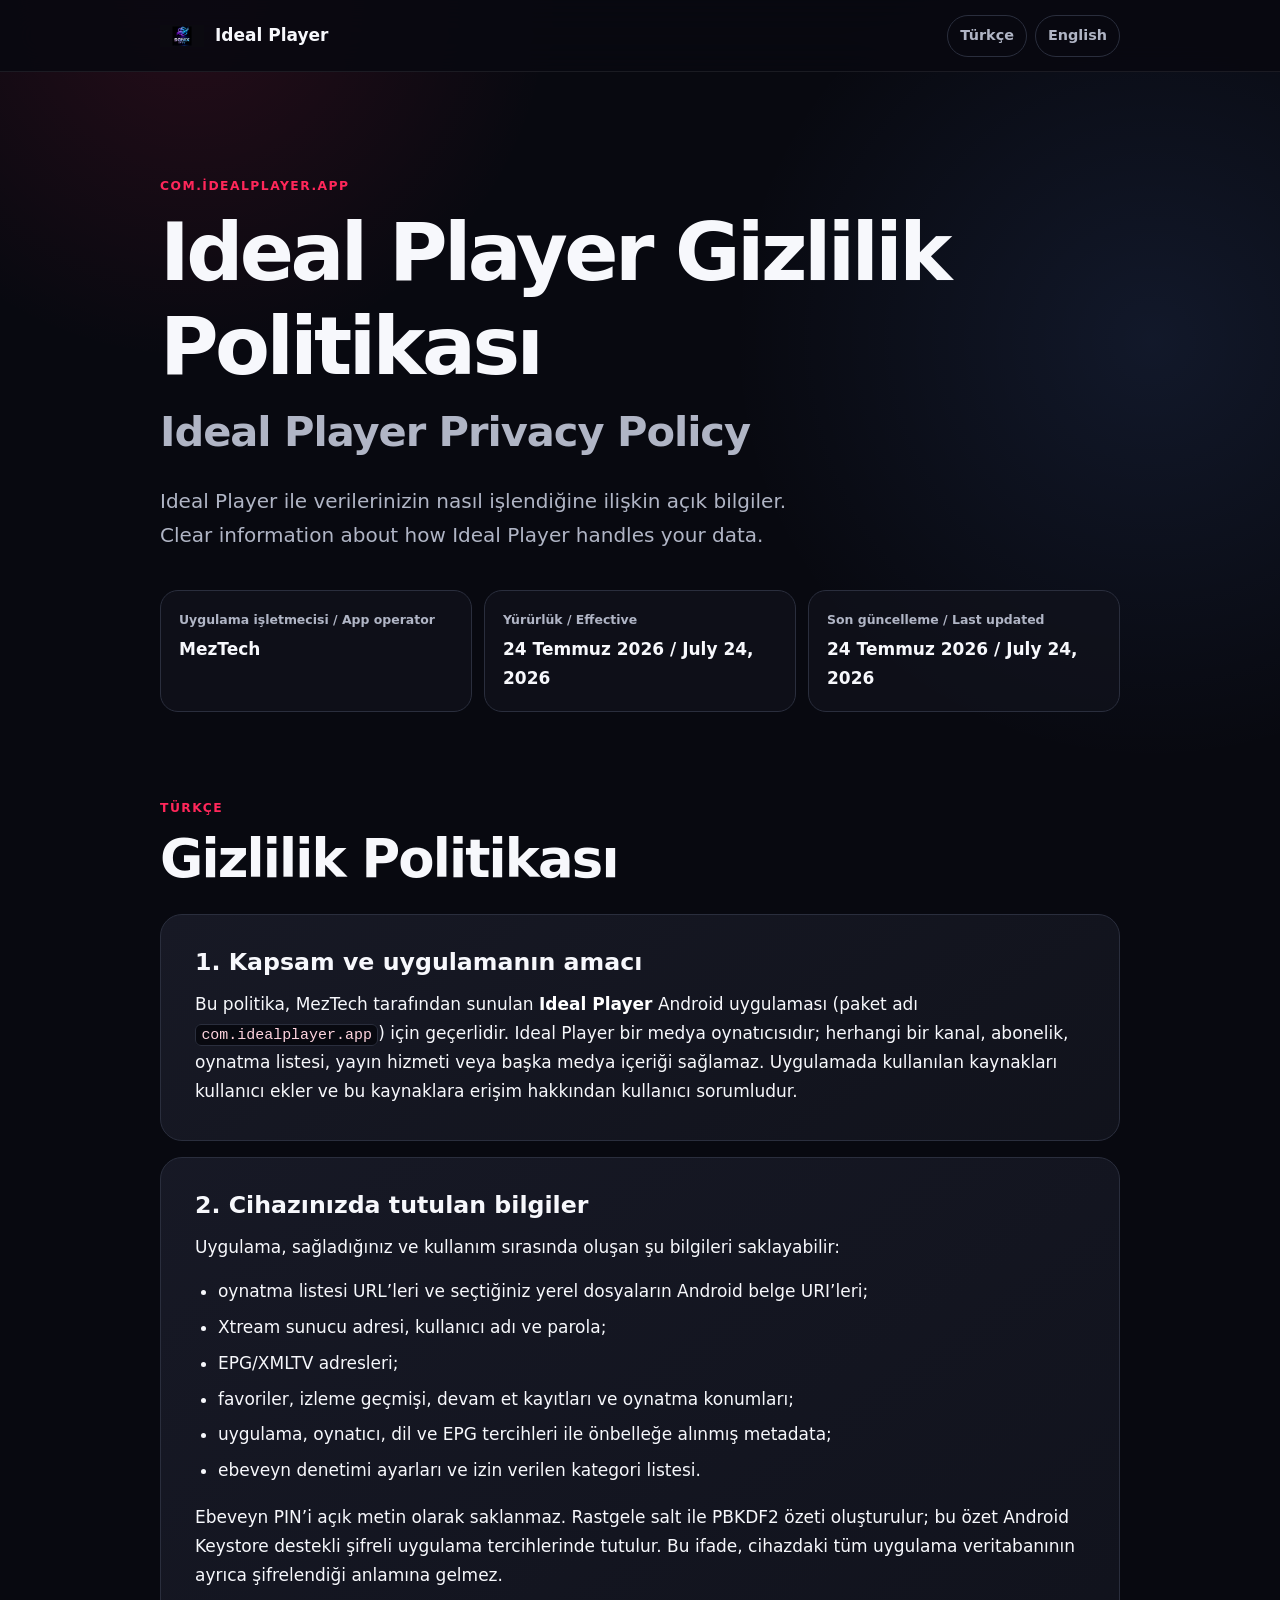
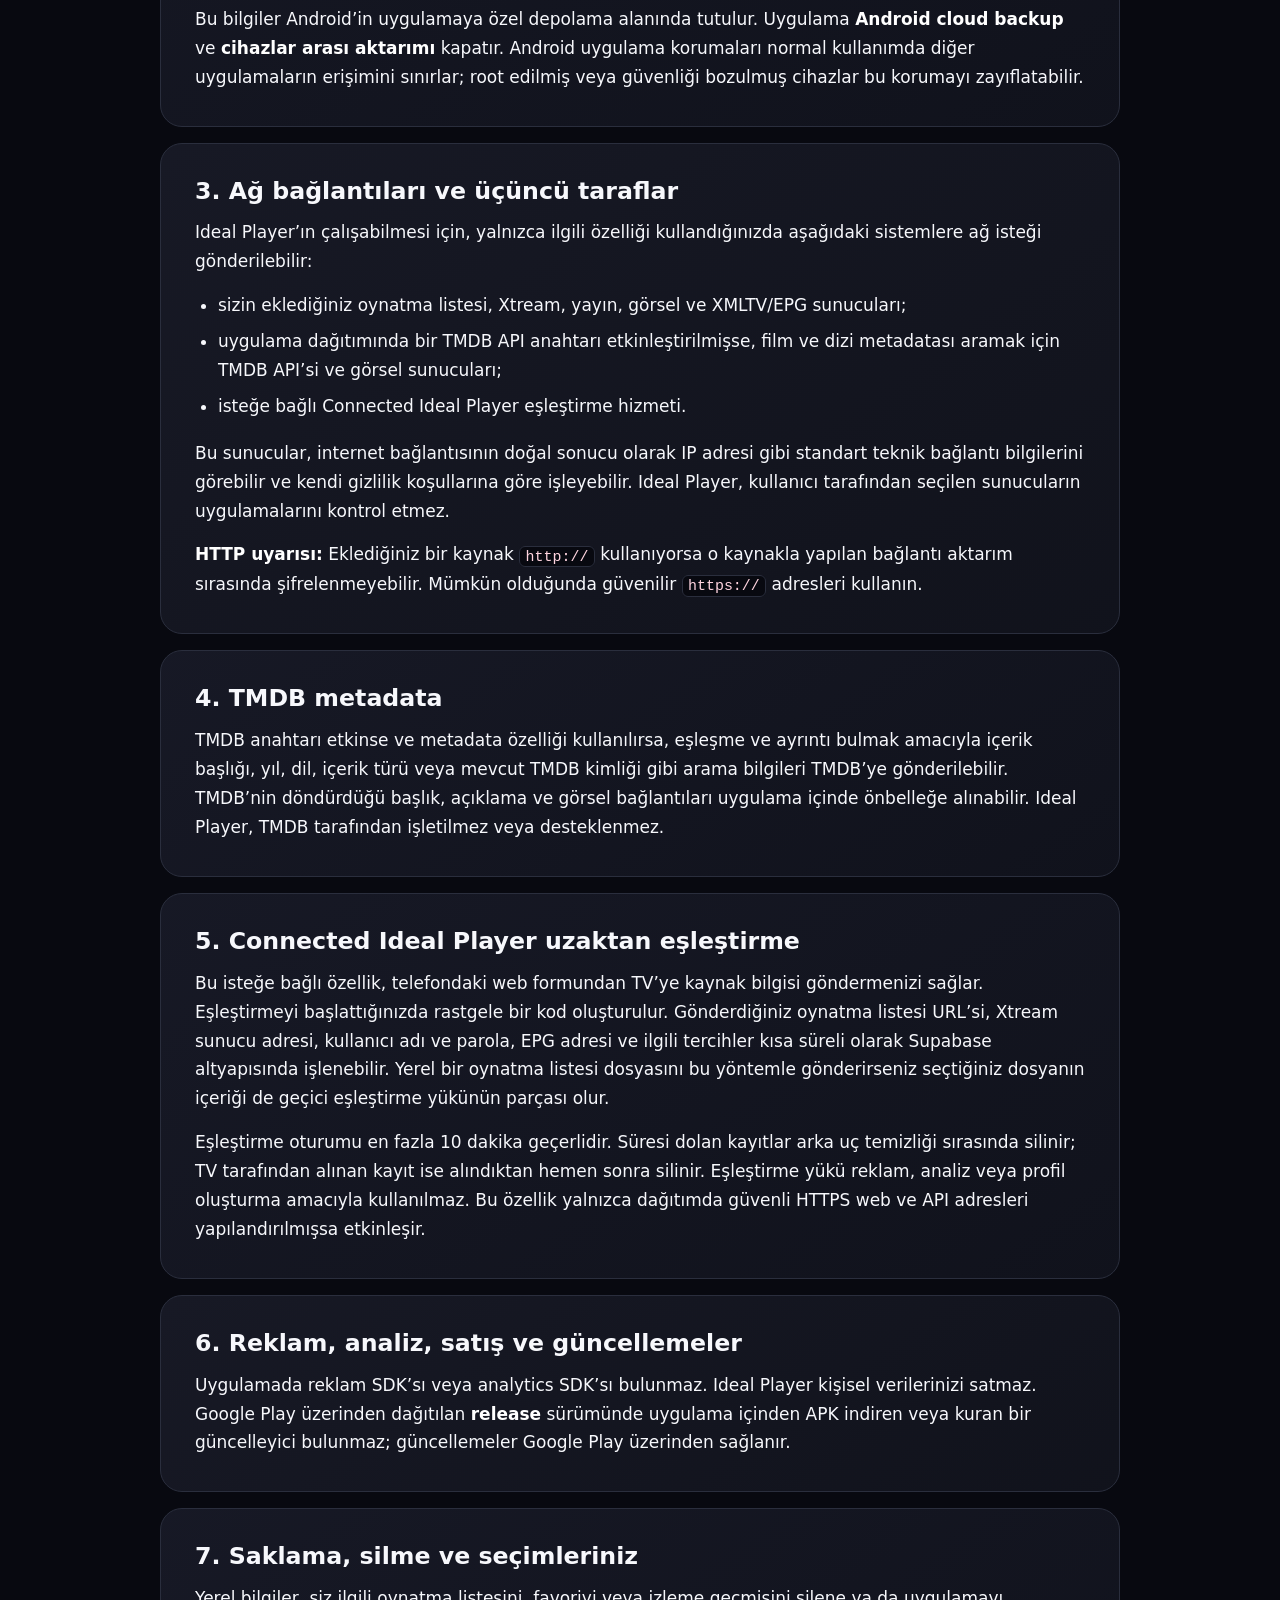
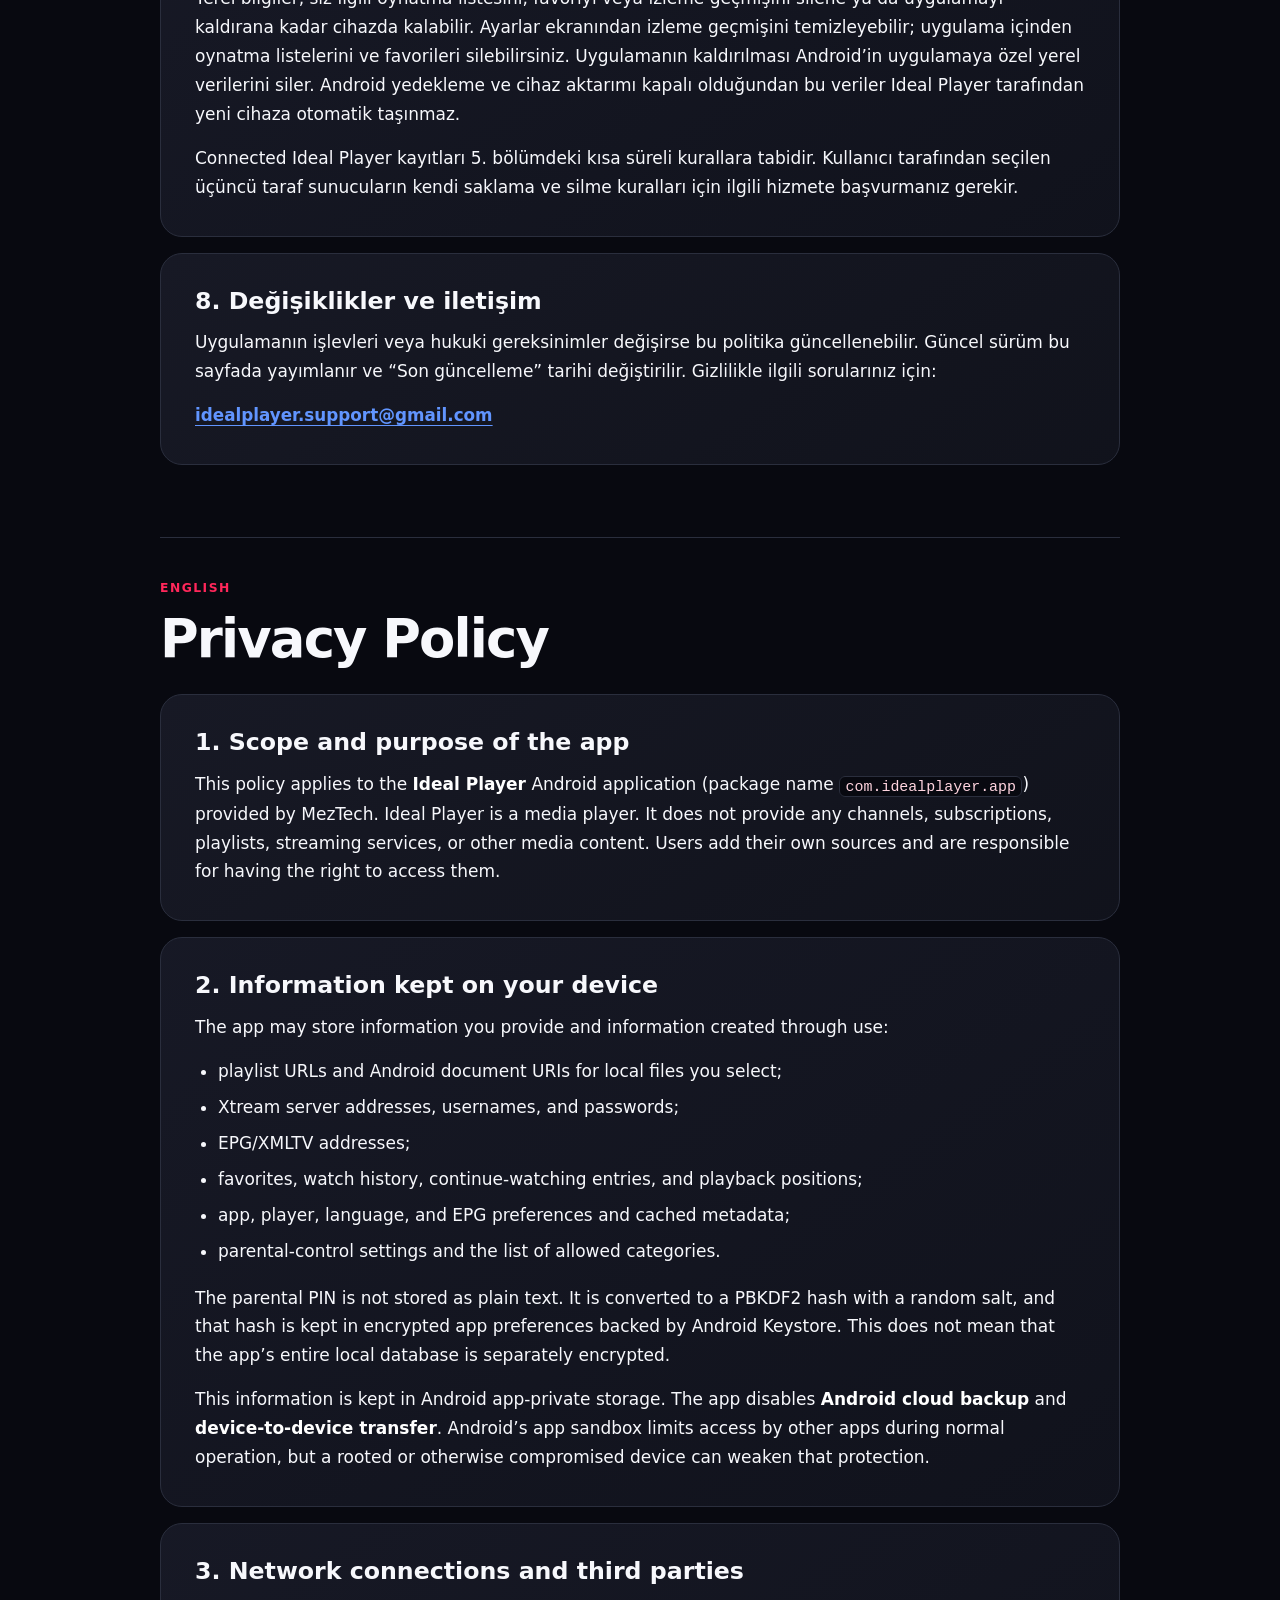
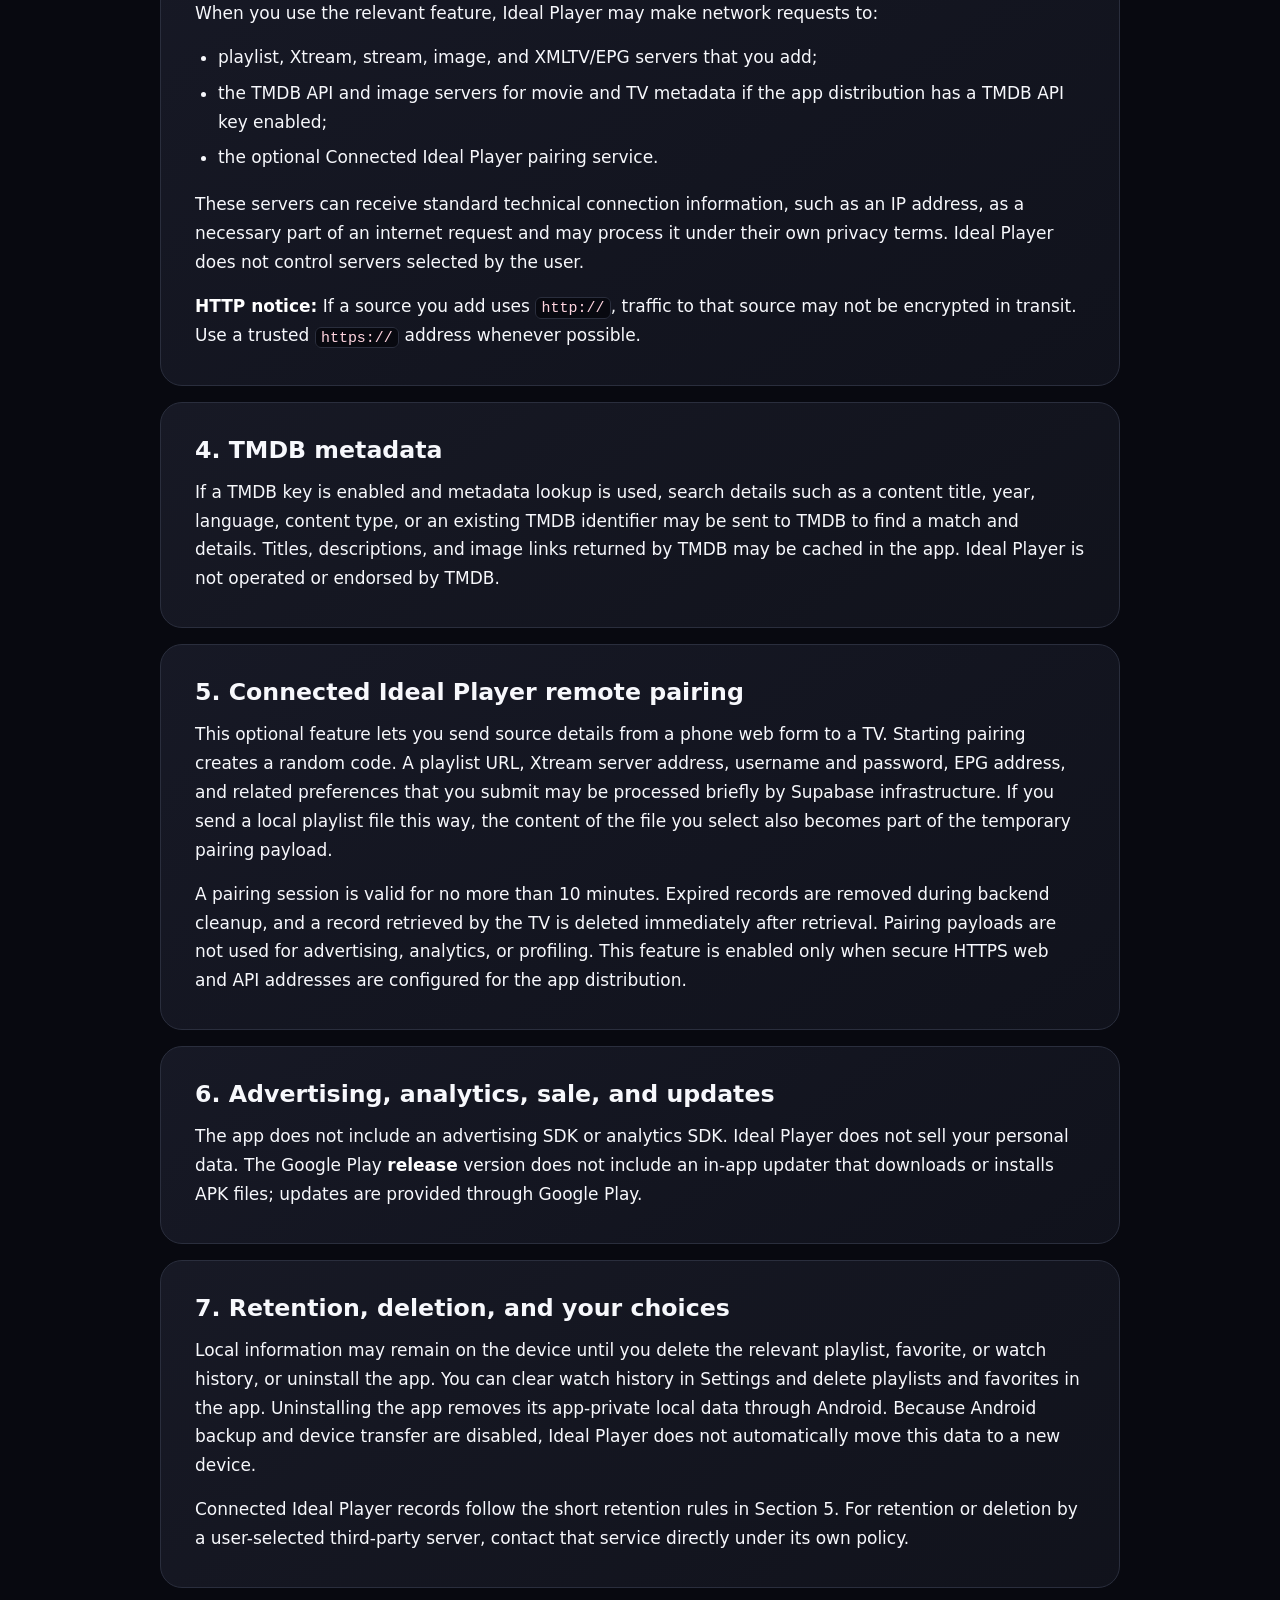
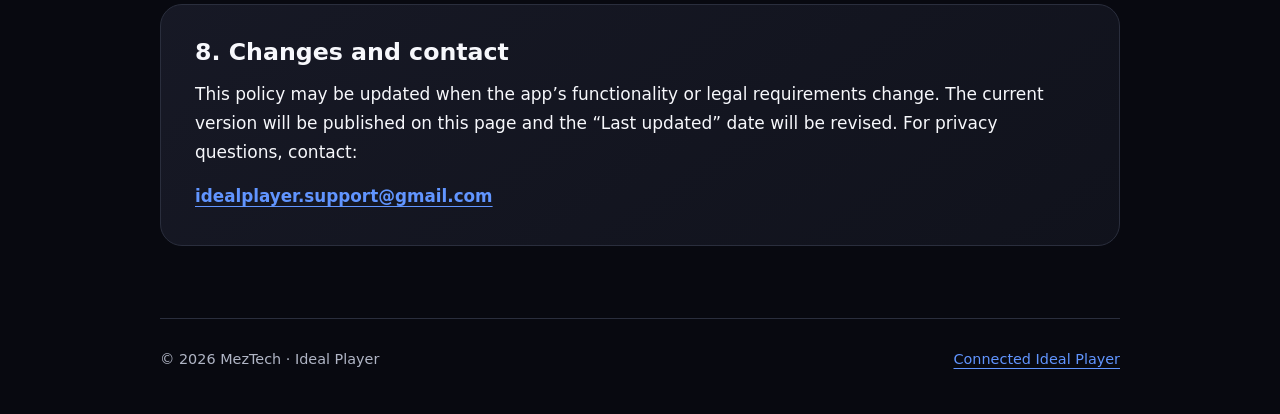
<file: web/remote-setup/privacy/index.html>
<!doctype html>
<html lang="tr">
  <head>
    <meta charset="utf-8" />
    <meta name="viewport" content="width=device-width, initial-scale=1" />
    <meta name="theme-color" content="#080910" />
    <meta
      name="description"
      content="Ideal Player uygulamasının Türkçe ve İngilizce gizlilik politikası."
    />
    <title>Ideal Player Gizlilik Politikası | Ideal Player Privacy Policy</title>
    <link rel="icon" href="../assets/idealplayer-logo.png?v=20260724" />
    <link rel="stylesheet" href="./styles.css" />
  </head>
  <body>
    <a class="skip-link" href="#policy">İçeriğe geç / Skip to content</a>

    <header class="site-header">
      <a class="brand" href="/" aria-label="Ideal Player ana sayfa / home">
        <img src="../assets/idealplayer-logo.png?v=20260724" alt="" width="44" height="44" />
        <span>Ideal Player</span>
      </a>
      <nav aria-label="Dil / Language">
        <a href="#turkce" lang="tr">Türkçe</a>
        <a href="#english" lang="en">English</a>
      </nav>
    </header>

    <main id="policy">
      <section class="hero" aria-labelledby="page-title">
        <p class="eyebrow">com.idealplayer.app</p>
        <h1 id="page-title">
          <span lang="tr">Ideal Player Gizlilik Politikası</span>
          <span lang="en">Ideal Player Privacy Policy</span>
        </h1>
        <p class="lead">
          <span lang="tr">Ideal Player ile verilerinizin nasıl işlendiğine ilişkin açık bilgiler.</span>
          <span lang="en">Clear information about how Ideal Player handles your data.</span>
        </p>
        <dl class="policy-meta">
          <div>
            <dt>Uygulama işletmecisi / App operator</dt>
            <dd>MezTech</dd>
          </div>
          <div>
            <dt>Yürürlük / Effective</dt>
            <dd>24 Temmuz 2026 / July 24, 2026</dd>
          </div>
          <div>
            <dt>Son güncelleme / Last updated</dt>
            <dd>24 Temmuz 2026 / July 24, 2026</dd>
          </div>
        </dl>
      </section>

      <section id="turkce" class="language-section" lang="tr" aria-labelledby="turkish-title">
        <div class="language-heading">
          <p class="eyebrow">Türkçe</p>
          <h2 id="turkish-title">Gizlilik Politikası</h2>
        </div>

        <article>
          <h3>1. Kapsam ve uygulamanın amacı</h3>
          <p>
            Bu politika, MezTech tarafından sunulan <strong>Ideal Player</strong>
            Android uygulaması (paket adı <code>com.idealplayer.app</code>) için geçerlidir.
            Ideal Player bir medya oynatıcısıdır; herhangi bir kanal, abonelik, oynatma listesi,
            yayın hizmeti veya başka medya içeriği sağlamaz. Uygulamada kullanılan kaynakları
            kullanıcı ekler ve bu kaynaklara erişim hakkından kullanıcı sorumludur.
          </p>
        </article>

        <article>
          <h3>2. Cihazınızda tutulan bilgiler</h3>
          <p>Uygulama, sağladığınız ve kullanım sırasında oluşan şu bilgileri saklayabilir:</p>
          <ul>
            <li>oynatma listesi URL’leri ve seçtiğiniz yerel dosyaların Android belge URI’leri;</li>
            <li>Xtream sunucu adresi, kullanıcı adı ve parola;</li>
            <li>EPG/XMLTV adresleri;</li>
            <li>favoriler, izleme geçmişi, devam et kayıtları ve oynatma konumları;</li>
            <li>uygulama, oynatıcı, dil ve EPG tercihleri ile önbelleğe alınmış metadata;</li>
            <li>ebeveyn denetimi ayarları ve izin verilen kategori listesi.</li>
          </ul>
          <p>
            Ebeveyn PIN’i açık metin olarak saklanmaz. Rastgele salt ile PBKDF2 özeti oluşturulur;
            bu özet Android Keystore destekli şifreli uygulama tercihlerinde tutulur. Bu ifade,
            cihazdaki tüm uygulama veritabanının ayrıca şifrelendiği anlamına gelmez.
          </p>
          <p>
            Bu bilgiler Android’in uygulamaya özel depolama alanında tutulur. Uygulama
            <strong>Android cloud backup</strong> ve <strong>cihazlar arası aktarımı</strong>
            kapatır. Android uygulama korumaları normal kullanımda diğer uygulamaların erişimini
            sınırlar; root edilmiş veya güvenliği bozulmuş cihazlar bu korumayı zayıflatabilir.
          </p>
        </article>

        <article>
          <h3>3. Ağ bağlantıları ve üçüncü taraflar</h3>
          <p>
            Ideal Player’ın çalışabilmesi için, yalnızca ilgili özelliği kullandığınızda aşağıdaki
            sistemlere ağ isteği gönderilebilir:
          </p>
          <ul>
            <li>
              sizin eklediğiniz oynatma listesi, Xtream, yayın, görsel ve XMLTV/EPG sunucuları;
            </li>
            <li>
              uygulama dağıtımında bir TMDB API anahtarı etkinleştirilmişse, film ve dizi
              metadatası aramak için TMDB API’si ve görsel sunucuları;
            </li>
            <li>isteğe bağlı Connected Ideal Player eşleştirme hizmeti.</li>
          </ul>
          <p>
            Bu sunucular, internet bağlantısının doğal sonucu olarak IP adresi gibi standart
            teknik bağlantı bilgilerini görebilir ve kendi gizlilik koşullarına göre işleyebilir.
            Ideal Player, kullanıcı tarafından seçilen sunucuların uygulamalarını kontrol etmez.
          </p>
          <p>
            <strong>HTTP uyarısı:</strong> Eklediğiniz bir kaynak <code>http://</code> kullanıyorsa
            o kaynakla yapılan bağlantı aktarım sırasında şifrelenmeyebilir. Mümkün olduğunda
            güvenilir <code>https://</code> adresleri kullanın.
          </p>
        </article>

        <article>
          <h3>4. TMDB metadata</h3>
          <p>
            TMDB anahtarı etkinse ve metadata özelliği kullanılırsa, eşleşme ve ayrıntı bulmak
            amacıyla içerik başlığı, yıl, dil, içerik türü veya mevcut TMDB kimliği gibi arama
            bilgileri TMDB’ye gönderilebilir. TMDB’nin döndürdüğü başlık, açıklama ve görsel
            bağlantıları uygulama içinde önbelleğe alınabilir. Ideal Player, TMDB tarafından
            işletilmez veya desteklenmez.
          </p>
        </article>

        <article>
          <h3>5. Connected Ideal Player uzaktan eşleştirme</h3>
          <p>
            Bu isteğe bağlı özellik, telefondaki web formundan TV’ye kaynak bilgisi göndermenizi
            sağlar. Eşleştirmeyi başlattığınızda rastgele bir kod oluşturulur. Gönderdiğiniz
            oynatma listesi URL’si, Xtream sunucu adresi, kullanıcı adı ve parola, EPG adresi ve
            ilgili tercihler kısa süreli olarak Supabase altyapısında işlenebilir. Yerel bir
            oynatma listesi dosyasını bu yöntemle gönderirseniz seçtiğiniz dosyanın içeriği de
            geçici eşleştirme yükünün parçası olur.
          </p>
          <p>
            Eşleştirme oturumu en fazla 10 dakika geçerlidir. Süresi dolan kayıtlar arka uç
            temizliği sırasında silinir; TV tarafından alınan kayıt ise alındıktan hemen sonra
            silinir. Eşleştirme yükü reklam, analiz veya profil oluşturma amacıyla kullanılmaz.
            Bu özellik yalnızca dağıtımda güvenli HTTPS web ve API adresleri yapılandırılmışsa
            etkinleşir.
          </p>
        </article>

        <article>
          <h3>6. Reklam, analiz, satış ve güncellemeler</h3>
          <p>
            Uygulamada reklam SDK’sı veya analytics SDK’sı bulunmaz. Ideal Player kişisel
            verilerinizi satmaz. Google Play üzerinden dağıtılan <strong>release</strong>
            sürümünde uygulama içinden APK indiren veya kuran bir güncelleyici bulunmaz;
            güncellemeler Google Play üzerinden sağlanır.
          </p>
        </article>

        <article>
          <h3>7. Saklama, silme ve seçimleriniz</h3>
          <p>
            Yerel bilgiler, siz ilgili oynatma listesini, favoriyi veya izleme geçmişini silene
            ya da uygulamayı kaldırana kadar cihazda kalabilir. Ayarlar ekranından izleme
            geçmişini temizleyebilir; uygulama içinden oynatma listelerini ve favorileri
            silebilirsiniz. Uygulamanın kaldırılması Android’in uygulamaya özel yerel verilerini
            siler. Android yedekleme ve cihaz aktarımı kapalı olduğundan bu veriler Ideal Player
            tarafından yeni cihaza otomatik taşınmaz.
          </p>
          <p>
            Connected Ideal Player kayıtları 5. bölümdeki kısa süreli kurallara tabidir.
            Kullanıcı tarafından seçilen üçüncü taraf sunucuların kendi saklama ve silme
            kuralları için ilgili hizmete başvurmanız gerekir.
          </p>
        </article>

        <article>
          <h3>8. Değişiklikler ve iletişim</h3>
          <p>
            Uygulamanın işlevleri veya hukuki gereksinimler değişirse bu politika güncellenebilir.
            Güncel sürüm bu sayfada yayımlanır ve “Son güncelleme” tarihi değiştirilir.
            Gizlilikle ilgili sorularınız için:
          </p>
          <p>
            <a class="contact" href="mailto:idealplayer.support@gmail.com">
              idealplayer.support@gmail.com
            </a>
          </p>
        </article>
      </section>

      <section id="english" class="language-section" lang="en" aria-labelledby="english-title">
        <div class="language-heading">
          <p class="eyebrow">English</p>
          <h2 id="english-title">Privacy Policy</h2>
        </div>

        <article>
          <h3>1. Scope and purpose of the app</h3>
          <p>
            This policy applies to the <strong>Ideal Player</strong> Android application
            (package name <code>com.idealplayer.app</code>) provided by MezTech.
            Ideal Player is a media player. It does not provide any channels, subscriptions,
            playlists, streaming services, or other media content. Users add their own sources
            and are responsible for having the right to access them.
          </p>
        </article>

        <article>
          <h3>2. Information kept on your device</h3>
          <p>The app may store information you provide and information created through use:</p>
          <ul>
            <li>playlist URLs and Android document URIs for local files you select;</li>
            <li>Xtream server addresses, usernames, and passwords;</li>
            <li>EPG/XMLTV addresses;</li>
            <li>favorites, watch history, continue-watching entries, and playback positions;</li>
            <li>app, player, language, and EPG preferences and cached metadata;</li>
            <li>parental-control settings and the list of allowed categories.</li>
          </ul>
          <p>
            The parental PIN is not stored as plain text. It is converted to a PBKDF2 hash with
            a random salt, and that hash is kept in encrypted app preferences backed by Android
            Keystore. This does not mean that the app’s entire local database is separately
            encrypted.
          </p>
          <p>
            This information is kept in Android app-private storage. The app disables
            <strong>Android cloud backup</strong> and <strong>device-to-device transfer</strong>.
            Android’s app sandbox limits access by other apps during normal operation, but a
            rooted or otherwise compromised device can weaken that protection.
          </p>
        </article>

        <article>
          <h3>3. Network connections and third parties</h3>
          <p>
            When you use the relevant feature, Ideal Player may make network requests to:
          </p>
          <ul>
            <li>
              playlist, Xtream, stream, image, and XMLTV/EPG servers that you add;
            </li>
            <li>
              the TMDB API and image servers for movie and TV metadata if the app distribution
              has a TMDB API key enabled;
            </li>
            <li>the optional Connected Ideal Player pairing service.</li>
          </ul>
          <p>
            These servers can receive standard technical connection information, such as an IP
            address, as a necessary part of an internet request and may process it under their own
            privacy terms. Ideal Player does not control servers selected by the user.
          </p>
          <p>
            <strong>HTTP notice:</strong> If a source you add uses <code>http://</code>, traffic
            to that source may not be encrypted in transit. Use a trusted <code>https://</code>
            address whenever possible.
          </p>
        </article>

        <article>
          <h3>4. TMDB metadata</h3>
          <p>
            If a TMDB key is enabled and metadata lookup is used, search details such as a content
            title, year, language, content type, or an existing TMDB identifier may be sent to
            TMDB to find a match and details. Titles, descriptions, and image links returned by
            TMDB may be cached in the app. Ideal Player is not operated or endorsed by TMDB.
          </p>
        </article>

        <article>
          <h3>5. Connected Ideal Player remote pairing</h3>
          <p>
            This optional feature lets you send source details from a phone web form to a TV.
            Starting pairing creates a random code. A playlist URL, Xtream server address,
            username and password, EPG address, and related preferences that you submit may be
            processed briefly by Supabase infrastructure. If you send a local playlist file this
            way, the content of the file you select also becomes part of the temporary pairing
            payload.
          </p>
          <p>
            A pairing session is valid for no more than 10 minutes. Expired records are removed
            during backend cleanup, and a record retrieved by the TV is deleted immediately after
            retrieval. Pairing payloads are not used for advertising, analytics, or profiling.
            This feature is enabled only when secure HTTPS web and API addresses are configured
            for the app distribution.
          </p>
        </article>

        <article>
          <h3>6. Advertising, analytics, sale, and updates</h3>
          <p>
            The app does not include an advertising SDK or analytics SDK. Ideal Player does not
            sell your personal data. The Google Play <strong>release</strong> version does not
            include an in-app updater that downloads or installs APK files; updates are provided
            through Google Play.
          </p>
        </article>

        <article>
          <h3>7. Retention, deletion, and your choices</h3>
          <p>
            Local information may remain on the device until you delete the relevant playlist,
            favorite, or watch history, or uninstall the app. You can clear watch history in
            Settings and delete playlists and favorites in the app. Uninstalling the app removes
            its app-private local data through Android. Because Android backup and device transfer
            are disabled, Ideal Player does not automatically move this data to a new device.
          </p>
          <p>
            Connected Ideal Player records follow the short retention rules in Section 5.
            For retention or deletion by a user-selected third-party server, contact that service
            directly under its own policy.
          </p>
        </article>

        <article>
          <h3>8. Changes and contact</h3>
          <p>
            This policy may be updated when the app’s functionality or legal requirements change.
            The current version will be published on this page and the “Last updated” date will
            be revised. For privacy questions, contact:
          </p>
          <p>
            <a class="contact" href="mailto:idealplayer.support@gmail.com">
              idealplayer.support@gmail.com
            </a>
          </p>
        </article>
      </section>
    </main>

    <footer>
      <p>© 2026 MezTech · Ideal Player</p>
      <a href="/">Connected Ideal Player</a>
    </footer>
  </body>
</html>
</file>
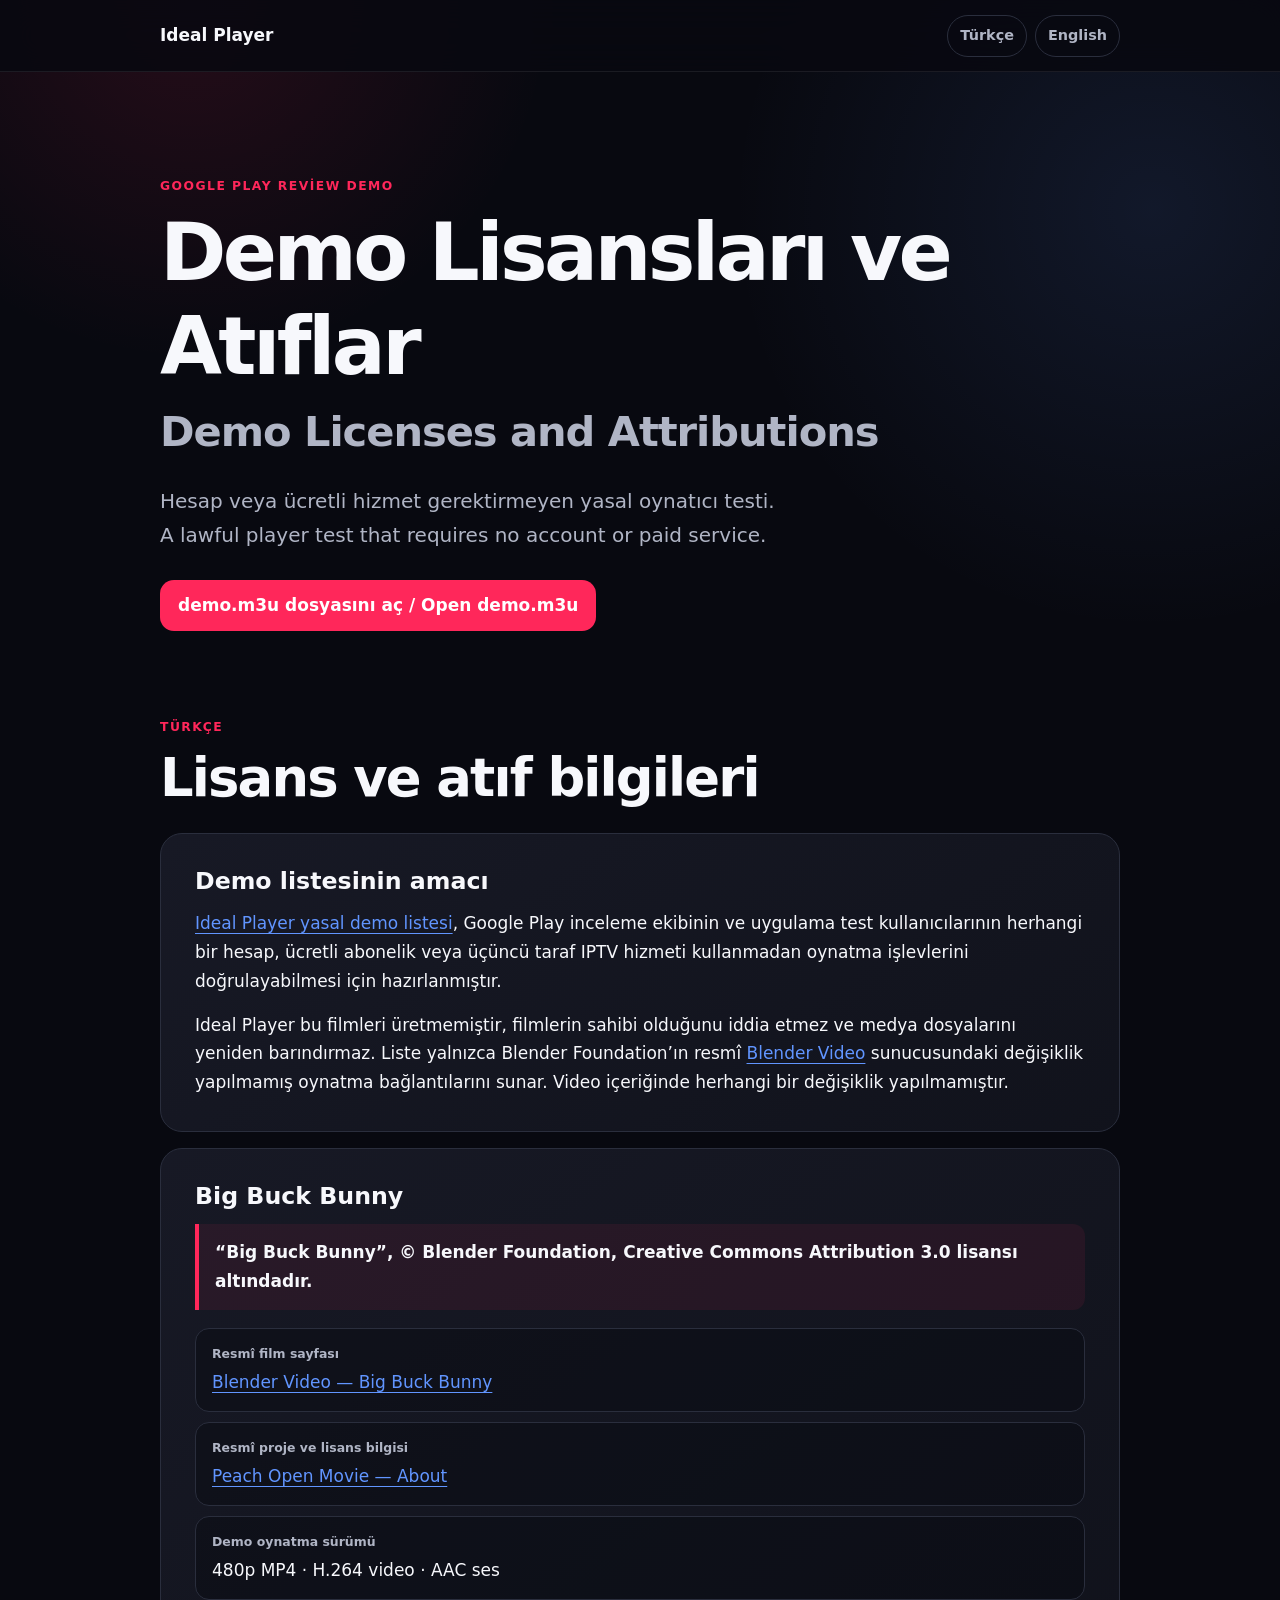
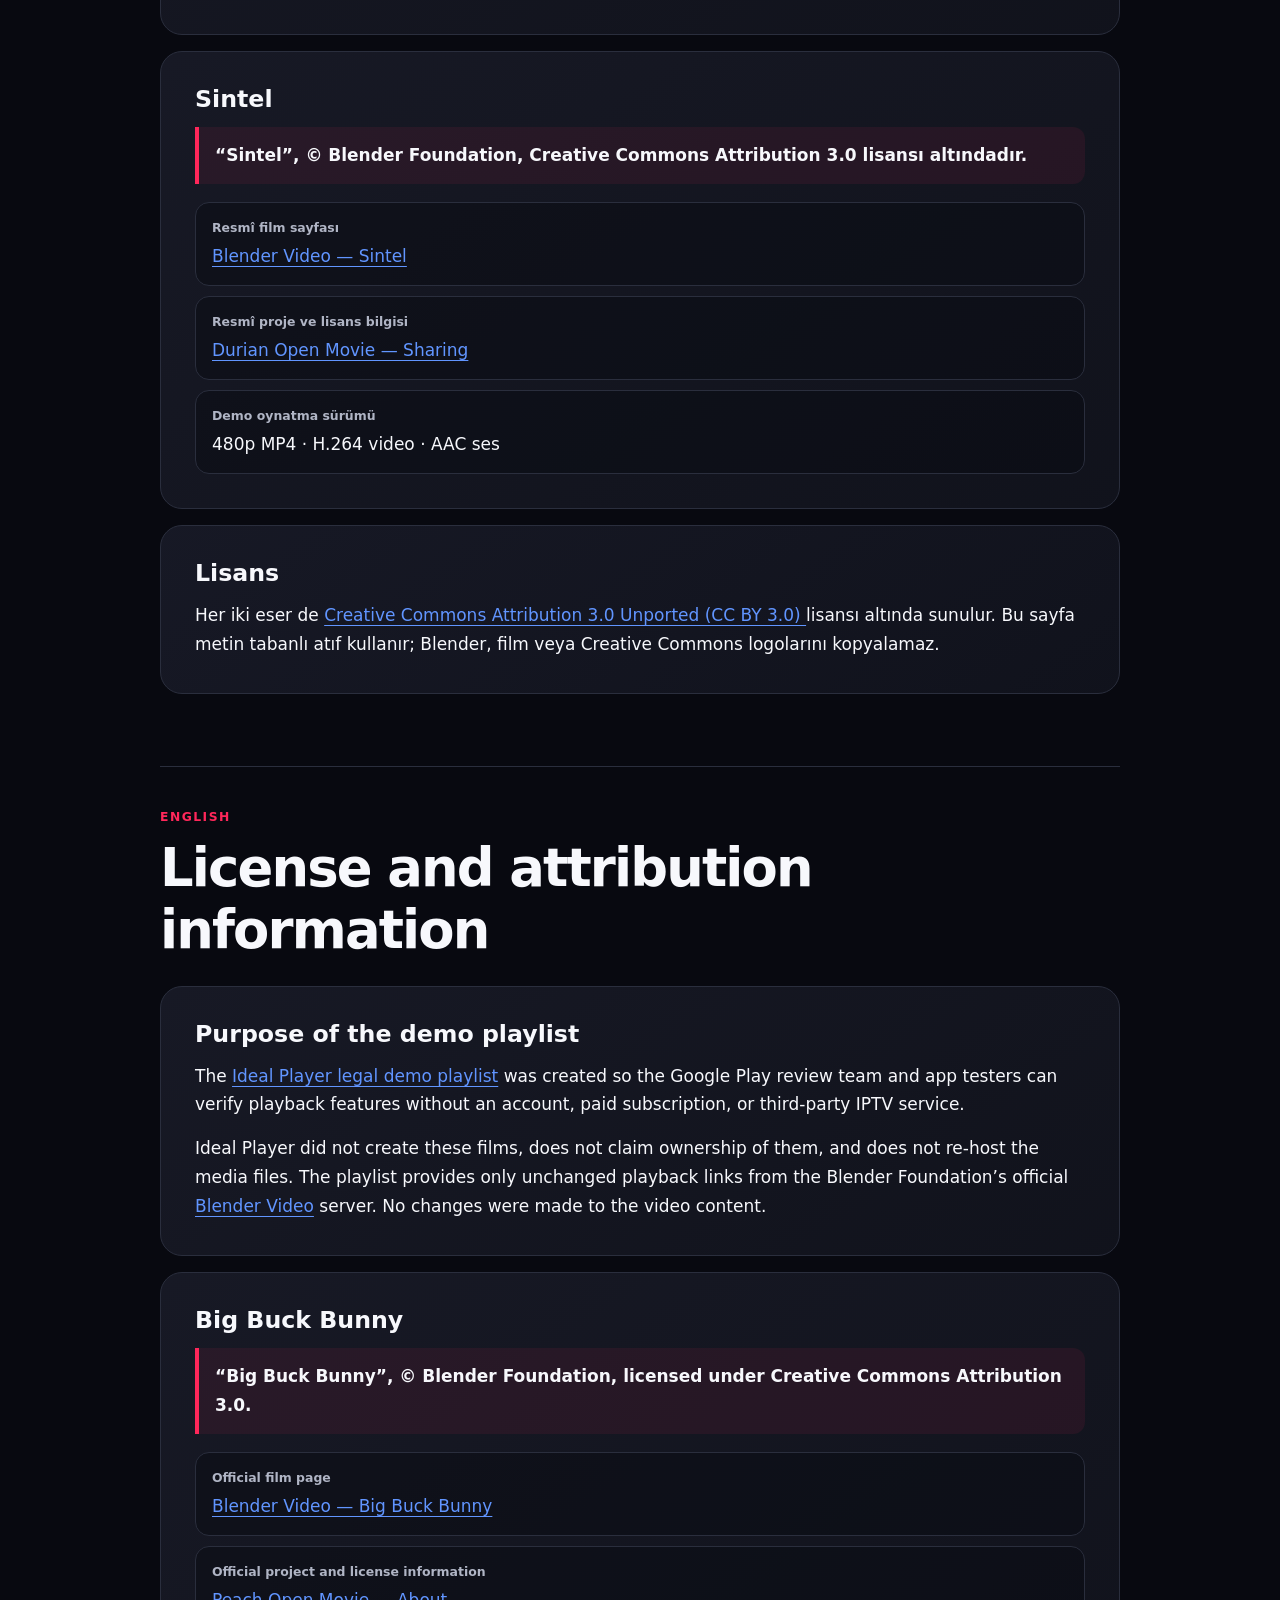
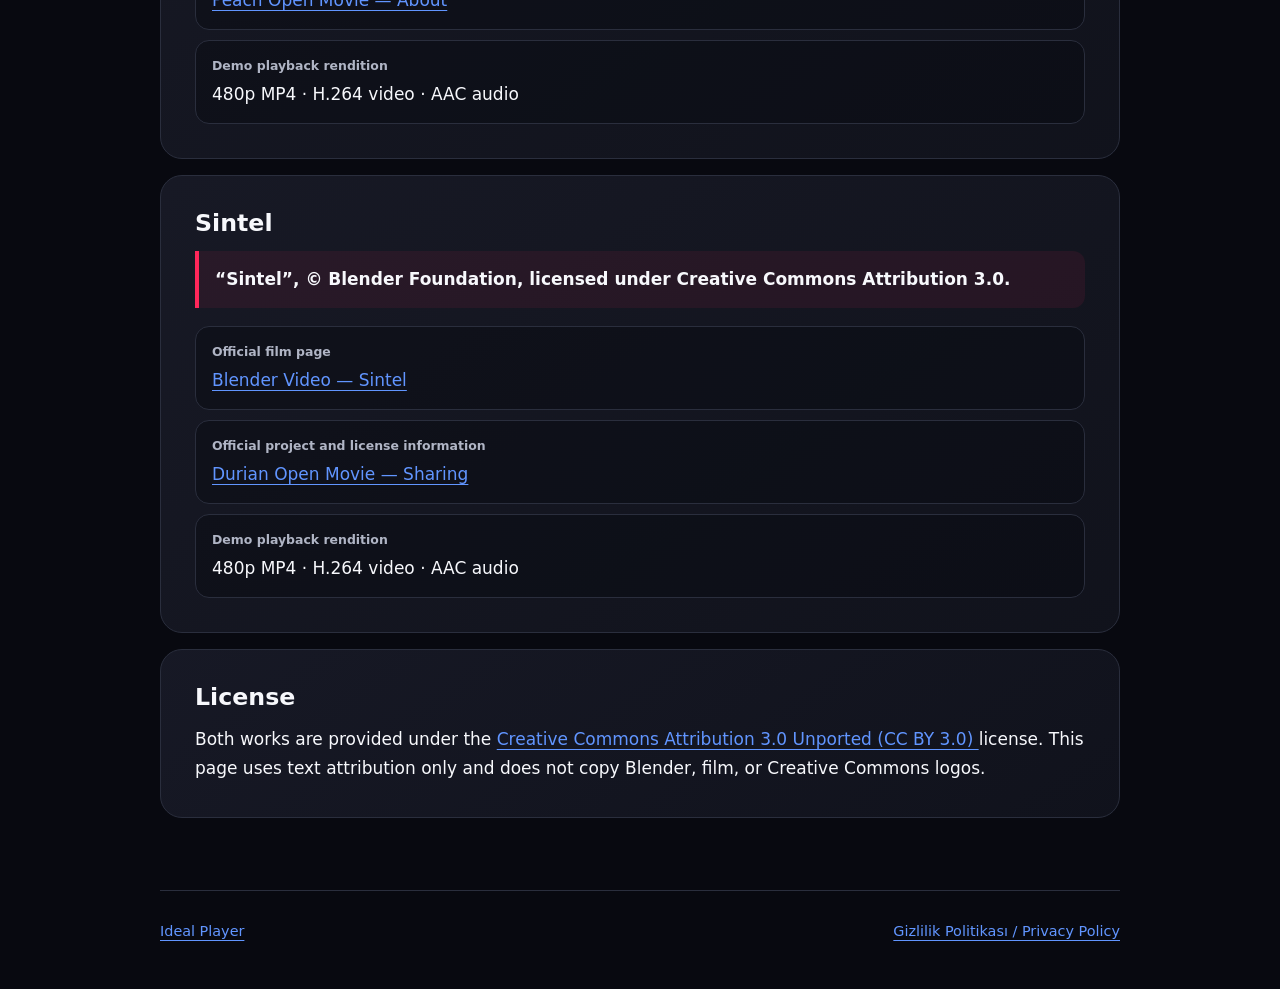
<file: web/remote-setup/review/licenses/index.html>
<!doctype html>
<html lang="tr">
  <head>
    <meta charset="utf-8" />
    <meta name="viewport" content="width=device-width, initial-scale=1" />
    <meta name="theme-color" content="#080910" />
    <meta
      name="description"
      content="Ideal Player Google Play inceleme demosunda kullanılan açık lisanslı eserlerin lisans ve atıf bilgileri."
    />
    <title>Ideal Player Demo Lisansları | Demo Licenses</title>
    <link rel="icon" href="../../assets/idealplayer-logo.png?v=20260724" />
    <link rel="stylesheet" href="../styles.css" />
  </head>
  <body>
    <a class="skip-link" href="#content">İçeriğe geç / Skip to content</a>

    <header class="site-header">
      <a class="brand" href="/" aria-label="Ideal Player ana sayfa / home">Ideal Player</a>
      <nav aria-label="Dil / Language">
        <a href="#turkce" lang="tr">Türkçe</a>
        <a href="#english" lang="en">English</a>
      </nav>
    </header>

    <main id="content">
      <section class="hero" aria-labelledby="page-title">
        <p class="eyebrow">Google Play Review Demo</p>
        <h1 id="page-title">
          <span lang="tr">Demo Lisansları ve Atıflar</span>
          <span lang="en">Demo Licenses and Attributions</span>
        </h1>
        <p class="lead">
          <span lang="tr">Hesap veya ücretli hizmet gerektirmeyen yasal oynatıcı testi.</span>
          <span lang="en">A lawful player test that requires no account or paid service.</span>
        </p>
        <a class="playlist-link" href="/review/demo.m3u">
          demo.m3u dosyasını aç / Open demo.m3u
        </a>
      </section>

      <section id="turkce" class="language-section" lang="tr" aria-labelledby="turkish-title">
        <div class="language-heading">
          <p class="eyebrow">Türkçe</p>
          <h2 id="turkish-title">Lisans ve atıf bilgileri</h2>
        </div>

        <article>
          <h3>Demo listesinin amacı</h3>
          <p>
            <a href="/review/demo.m3u">Ideal Player yasal demo listesi</a>, Google Play inceleme
            ekibinin ve uygulama test kullanıcılarının herhangi bir hesap, ücretli abonelik veya
            üçüncü taraf IPTV hizmeti kullanmadan oynatma işlevlerini doğrulayabilmesi için
            hazırlanmıştır.
          </p>
          <p>
            Ideal Player bu filmleri üretmemiştir, filmlerin sahibi olduğunu iddia etmez ve medya
            dosyalarını yeniden barındırmaz. Liste yalnızca Blender Foundation’ın resmî
            <a href="https://video.blender.org/about/contact">Blender Video</a> sunucusundaki
            değişiklik yapılmamış oynatma bağlantılarını sunar. Video içeriğinde herhangi bir
            değişiklik yapılmamıştır.
          </p>
        </article>

        <article>
          <h3>Big Buck Bunny</h3>
          <p class="attribution">
            “Big Buck Bunny”, © Blender Foundation, Creative Commons Attribution 3.0 lisansı
            altındadır.
          </p>
          <dl>
            <div>
              <dt>Resmî film sayfası</dt>
              <dd>
                <a href="https://video.blender.org/w/pAQiVCgv2CsLg79KKXUoMw">
                  Blender Video — Big Buck Bunny
                </a>
              </dd>
            </div>
            <div>
              <dt>Resmî proje ve lisans bilgisi</dt>
              <dd><a href="https://peach.blender.org/about/">Peach Open Movie — About</a></dd>
            </div>
            <div>
              <dt>Demo oynatma sürümü</dt>
              <dd>480p MP4 · H.264 video · AAC ses</dd>
            </div>
          </dl>
        </article>

        <article>
          <h3>Sintel</h3>
          <p class="attribution">
            “Sintel”, © Blender Foundation, Creative Commons Attribution 3.0 lisansı altındadır.
          </p>
          <dl>
            <div>
              <dt>Resmî film sayfası</dt>
              <dd>
                <a href="https://video.blender.org/w/2PcJe5aZqozRvH7MJ8BTmC">
                  Blender Video — Sintel
                </a>
              </dd>
            </div>
            <div>
              <dt>Resmî proje ve lisans bilgisi</dt>
              <dd><a href="https://durian.blender.org/sharing/">Durian Open Movie — Sharing</a></dd>
            </div>
            <div>
              <dt>Demo oynatma sürümü</dt>
              <dd>480p MP4 · H.264 video · AAC ses</dd>
            </div>
          </dl>
        </article>

        <article>
          <h3>Lisans</h3>
          <p>
            Her iki eser de
            <a href="https://creativecommons.org/licenses/by/3.0/">
              Creative Commons Attribution 3.0 Unported (CC BY 3.0)
            </a>
            lisansı altında sunulur. Bu sayfa metin tabanlı atıf kullanır; Blender, film veya
            Creative Commons logolarını kopyalamaz.
          </p>
        </article>
      </section>

      <section id="english" class="language-section" lang="en" aria-labelledby="english-title">
        <div class="language-heading">
          <p class="eyebrow">English</p>
          <h2 id="english-title">License and attribution information</h2>
        </div>

        <article>
          <h3>Purpose of the demo playlist</h3>
          <p>
            The <a href="/review/demo.m3u">Ideal Player legal demo playlist</a> was created so the
            Google Play review team and app testers can verify playback features without an
            account, paid subscription, or third-party IPTV service.
          </p>
          <p>
            Ideal Player did not create these films, does not claim ownership of them, and does
            not re-host the media files. The playlist provides only unchanged playback links from
            the Blender Foundation’s official
            <a href="https://video.blender.org/about/contact">Blender Video</a> server.
            No changes were made to the video content.
          </p>
        </article>

        <article>
          <h3>Big Buck Bunny</h3>
          <p class="attribution">
            “Big Buck Bunny”, © Blender Foundation, licensed under Creative Commons Attribution
            3.0.
          </p>
          <dl>
            <div>
              <dt>Official film page</dt>
              <dd>
                <a href="https://video.blender.org/w/pAQiVCgv2CsLg79KKXUoMw">
                  Blender Video — Big Buck Bunny
                </a>
              </dd>
            </div>
            <div>
              <dt>Official project and license information</dt>
              <dd><a href="https://peach.blender.org/about/">Peach Open Movie — About</a></dd>
            </div>
            <div>
              <dt>Demo playback rendition</dt>
              <dd>480p MP4 · H.264 video · AAC audio</dd>
            </div>
          </dl>
        </article>

        <article>
          <h3>Sintel</h3>
          <p class="attribution">
            “Sintel”, © Blender Foundation, licensed under Creative Commons Attribution 3.0.
          </p>
          <dl>
            <div>
              <dt>Official film page</dt>
              <dd>
                <a href="https://video.blender.org/w/2PcJe5aZqozRvH7MJ8BTmC">
                  Blender Video — Sintel
                </a>
              </dd>
            </div>
            <div>
              <dt>Official project and license information</dt>
              <dd><a href="https://durian.blender.org/sharing/">Durian Open Movie — Sharing</a></dd>
            </div>
            <div>
              <dt>Demo playback rendition</dt>
              <dd>480p MP4 · H.264 video · AAC audio</dd>
            </div>
          </dl>
        </article>

        <article>
          <h3>License</h3>
          <p>
            Both works are provided under the
            <a href="https://creativecommons.org/licenses/by/3.0/">
              Creative Commons Attribution 3.0 Unported (CC BY 3.0)
            </a>
            license. This page uses text attribution only and does not copy Blender, film, or
            Creative Commons logos.
          </p>
        </article>
      </section>
    </main>

    <footer>
      <a href="/">Ideal Player</a>
      <a href="/privacy">Gizlilik Politikası / Privacy Policy</a>
    </footer>
  </body>
</html>
</file>
<file: web/remote-setup/privacy/styles.css>
:root {
  color-scheme: dark;
  --background: #080910;
  --surface: #11131d;
  --surface-soft: #181a27;
  --border: #2a2e3d;
  --text: #f7f8fc;
  --muted: #b0b5c5;
  --accent: #ff275a;
  --accent-blue: #6195ff;
  --max-width: 960px;
  font-family: Inter, ui-sans-serif, system-ui, -apple-system, BlinkMacSystemFont, "Segoe UI", sans-serif;
  font-synthesis: none;
}

* {
  box-sizing: border-box;
}

html {
  scroll-behavior: smooth;
}

body {
  margin: 0;
  background:
    radial-gradient(circle at 15% 0, rgba(255, 39, 90, 0.12), transparent 360px),
    radial-gradient(circle at 90% 5%, rgba(97, 149, 255, 0.11), transparent 420px),
    var(--background);
  color: var(--text);
  font-size: 17px;
  line-height: 1.7;
}

a {
  color: var(--accent-blue);
  text-underline-offset: 4px;
}

a:hover {
  color: #8bb2ff;
}

a:focus-visible {
  outline: 3px solid var(--accent);
  outline-offset: 4px;
  border-radius: 4px;
}

.skip-link {
  position: fixed;
  z-index: 20;
  top: 12px;
  left: 12px;
  padding: 10px 14px;
  border-radius: 10px;
  background: var(--text);
  color: var(--background);
  transform: translateY(-160%);
}

.skip-link:focus {
  transform: translateY(0);
}

.site-header {
  position: sticky;
  z-index: 10;
  top: 0;
  display: flex;
  align-items: center;
  justify-content: space-between;
  gap: 20px;
  min-height: 72px;
  padding: 12px max(20px, calc((100vw - var(--max-width)) / 2));
  border-bottom: 1px solid rgba(255, 255, 255, 0.08);
  background: rgba(8, 9, 16, 0.88);
  backdrop-filter: blur(18px);
}

.brand {
  display: flex;
  align-items: center;
  gap: 11px;
  color: var(--text);
  font-weight: 850;
  text-decoration: none;
}

.brand img {
  border-radius: 11px;
  object-fit: contain;
}

nav {
  display: flex;
  gap: 8px;
}

nav a {
  min-height: 42px;
  padding: 7px 12px;
  border: 1px solid var(--border);
  border-radius: 999px;
  color: var(--muted);
  font-size: 0.9rem;
  font-weight: 750;
  text-decoration: none;
}

nav a:hover {
  color: var(--text);
  border-color: #4a5065;
}

main,
footer {
  width: min(var(--max-width), calc(100% - 36px));
  margin-inline: auto;
}

.hero {
  padding: clamp(56px, 9vw, 104px) 0 46px;
}

.eyebrow {
  margin: 0 0 9px;
  color: var(--accent);
  font-size: 0.77rem;
  font-weight: 850;
  letter-spacing: 0.12em;
  text-transform: uppercase;
}

h1,
h2,
h3 {
  line-height: 1.18;
}

h1 {
  max-width: 820px;
  margin: 0;
  font-size: clamp(2.3rem, 7vw, 5rem);
  letter-spacing: -0.045em;
}

h1 span {
  display: block;
}

h1 span + span {
  margin-top: 12px;
  color: var(--muted);
  font-size: 0.52em;
  letter-spacing: -0.025em;
}

.lead {
  max-width: 720px;
  margin: 28px 0 0;
  color: var(--muted);
  font-size: clamp(1.05rem, 2.5vw, 1.25rem);
}

.lead span {
  display: block;
}

.policy-meta {
  display: grid;
  grid-template-columns: repeat(3, minmax(0, 1fr));
  gap: 12px;
  margin: 38px 0 0;
}

.policy-meta div {
  padding: 18px;
  border: 1px solid var(--border);
  border-radius: 18px;
  background: rgba(17, 19, 29, 0.72);
}

dt {
  color: var(--muted);
  font-size: 0.78rem;
  font-weight: 750;
}

dd {
  margin: 5px 0 0;
  font-weight: 800;
}

.language-section {
  padding: 40px 0 72px;
  scroll-margin-top: 74px;
}

.language-section + .language-section {
  border-top: 1px solid var(--border);
}

.language-heading {
  margin-bottom: 24px;
}

h2 {
  margin: 0;
  font-size: clamp(2rem, 5vw, 3.3rem);
  letter-spacing: -0.035em;
}

article {
  margin-top: 16px;
  padding: clamp(22px, 4vw, 34px);
  border: 1px solid var(--border);
  border-radius: 22px;
  background: linear-gradient(145deg, rgba(24, 26, 39, 0.92), rgba(17, 19, 29, 0.92));
}

h3 {
  margin: 0 0 13px;
  font-size: clamp(1.2rem, 3vw, 1.48rem);
}

p {
  margin: 0 0 15px;
}

p:last-child {
  margin-bottom: 0;
}

ul {
  margin: 10px 0 18px;
  padding-left: 1.35em;
}

li + li {
  margin-top: 7px;
}

strong {
  color: #fff;
}

code {
  padding: 0.12em 0.36em;
  border: 1px solid var(--border);
  border-radius: 6px;
  background: var(--background);
  color: #ffd4df;
  font-size: 0.88em;
}

.contact {
  display: inline-block;
  overflow-wrap: anywhere;
  font-size: 1.05rem;
  font-weight: 800;
}

footer {
  display: flex;
  justify-content: space-between;
  gap: 18px;
  padding: 28px 0 46px;
  border-top: 1px solid var(--border);
  color: var(--muted);
  font-size: 0.9rem;
}

footer p {
  margin: 0;
}

@media (max-width: 700px) {
  body {
    font-size: 16px;
  }

  .site-header {
    min-height: 64px;
    padding-inline: 14px;
  }

  .brand span {
    display: none;
  }

  .policy-meta {
    grid-template-columns: 1fr;
  }

  article {
    border-radius: 18px;
  }

  footer {
    flex-direction: column;
  }
}

@media (prefers-reduced-motion: reduce) {
  html {
    scroll-behavior: auto;
  }
}
</file>
<file: web/remote-setup/review/styles.css>
:root {
  color-scheme: dark;
  --background: #080910;
  --surface: #11131d;
  --surface-soft: #181a27;
  --border: #2a2e3d;
  --text: #f7f8fc;
  --muted: #b0b5c5;
  --accent: #ff275a;
  --accent-blue: #6195ff;
  --max-width: 960px;
  font-family: Inter, ui-sans-serif, system-ui, -apple-system, BlinkMacSystemFont, "Segoe UI", sans-serif;
  font-synthesis: none;
}

* {
  box-sizing: border-box;
}

html {
  scroll-behavior: smooth;
}

body {
  margin: 0;
  background:
    radial-gradient(circle at 15% 0, rgba(255, 39, 90, 0.12), transparent 360px),
    radial-gradient(circle at 90% 5%, rgba(97, 149, 255, 0.11), transparent 420px),
    var(--background);
  color: var(--text);
  font-size: 17px;
  line-height: 1.7;
}

a {
  color: var(--accent-blue);
  text-underline-offset: 4px;
}

a:hover {
  color: #8bb2ff;
}

a:focus-visible {
  outline: 3px solid var(--accent);
  outline-offset: 4px;
  border-radius: 4px;
}

.skip-link {
  position: fixed;
  z-index: 20;
  top: 12px;
  left: 12px;
  padding: 10px 14px;
  border-radius: 10px;
  background: var(--text);
  color: var(--background);
  transform: translateY(-160%);
}

.skip-link:focus {
  transform: translateY(0);
}

.site-header {
  position: sticky;
  z-index: 10;
  top: 0;
  display: flex;
  align-items: center;
  justify-content: space-between;
  gap: 20px;
  min-height: 72px;
  padding: 12px max(20px, calc((100vw - var(--max-width)) / 2));
  border-bottom: 1px solid rgba(255, 255, 255, 0.08);
  background: rgba(8, 9, 16, 0.88);
  backdrop-filter: blur(18px);
}

.brand {
  color: var(--text);
  font-weight: 850;
  text-decoration: none;
}

nav {
  display: flex;
  gap: 8px;
}

nav a {
  min-height: 42px;
  padding: 7px 12px;
  border: 1px solid var(--border);
  border-radius: 999px;
  color: var(--muted);
  font-size: 0.9rem;
  font-weight: 750;
  text-decoration: none;
}

main,
footer {
  width: min(var(--max-width), calc(100% - 36px));
  margin-inline: auto;
}

.hero {
  padding: clamp(56px, 9vw, 104px) 0 46px;
}

.eyebrow {
  margin: 0 0 9px;
  color: var(--accent);
  font-size: 0.77rem;
  font-weight: 850;
  letter-spacing: 0.12em;
  text-transform: uppercase;
}

h1,
h2,
h3 {
  line-height: 1.18;
}

h1 {
  max-width: 850px;
  margin: 0;
  font-size: clamp(2.3rem, 7vw, 5rem);
  letter-spacing: -0.045em;
}

h1 span {
  display: block;
}

h1 span + span {
  margin-top: 12px;
  color: var(--muted);
  font-size: 0.52em;
  letter-spacing: -0.025em;
}

.lead {
  max-width: 720px;
  margin: 28px 0 0;
  color: var(--muted);
  font-size: clamp(1.05rem, 2.5vw, 1.25rem);
}

.lead span {
  display: block;
}

.playlist-link {
  display: inline-flex;
  min-height: 50px;
  margin-top: 28px;
  padding: 11px 18px;
  align-items: center;
  border-radius: 14px;
  background: var(--accent);
  color: white;
  font-weight: 850;
  text-decoration: none;
}

.playlist-link:hover {
  background: #df1647;
  color: white;
}

.language-section {
  padding: 40px 0 72px;
  scroll-margin-top: 74px;
}

.language-section + .language-section {
  border-top: 1px solid var(--border);
}

.language-heading {
  margin-bottom: 24px;
}

h2 {
  margin: 0;
  font-size: clamp(2rem, 5vw, 3.3rem);
  letter-spacing: -0.035em;
}

article {
  margin-top: 16px;
  padding: clamp(22px, 4vw, 34px);
  border: 1px solid var(--border);
  border-radius: 22px;
  background: linear-gradient(145deg, rgba(24, 26, 39, 0.92), rgba(17, 19, 29, 0.92));
}

h3 {
  margin: 0 0 13px;
  font-size: clamp(1.2rem, 3vw, 1.48rem);
}

p {
  margin: 0 0 15px;
}

p:last-child {
  margin-bottom: 0;
}

.attribution {
  padding: 14px 16px;
  border-left: 4px solid var(--accent);
  border-radius: 0 12px 12px 0;
  background: rgba(255, 39, 90, 0.08);
  font-weight: 750;
}

dl {
  display: grid;
  gap: 10px;
  margin: 18px 0 0;
}

dl div {
  padding: 14px 16px;
  border: 1px solid var(--border);
  border-radius: 14px;
  background: rgba(8, 9, 16, 0.45);
}

dt {
  color: var(--muted);
  font-size: 0.78rem;
  font-weight: 750;
}

dd {
  margin: 4px 0 0;
  overflow-wrap: anywhere;
}

footer {
  display: flex;
  justify-content: space-between;
  gap: 18px;
  padding: 28px 0 46px;
  border-top: 1px solid var(--border);
  color: var(--muted);
  font-size: 0.9rem;
}

@media (max-width: 700px) {
  body {
    font-size: 16px;
  }

  .site-header {
    min-height: 64px;
    padding-inline: 14px;
  }

  article {
    border-radius: 18px;
  }

  footer {
    flex-direction: column;
  }
}

@media (prefers-reduced-motion: reduce) {
  html {
    scroll-behavior: auto;
  }
}
</file>
